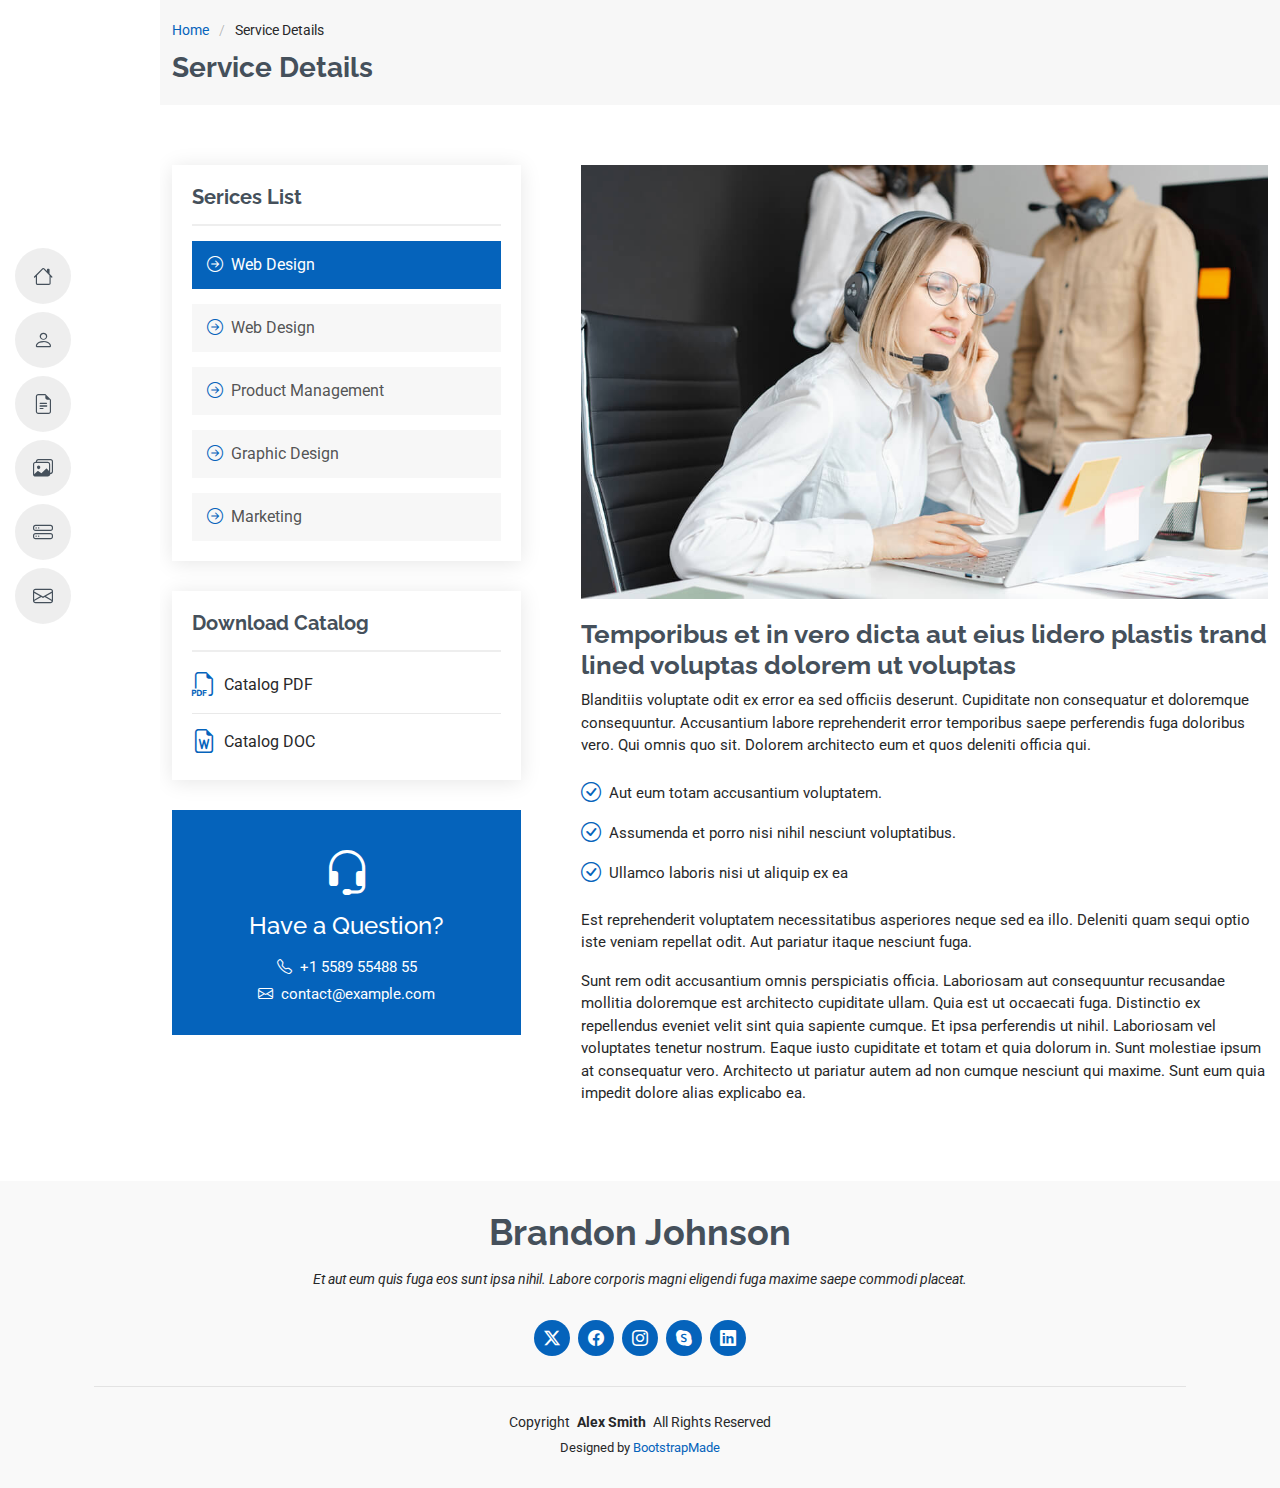
<file: service-details.html>
<!DOCTYPE html>
<html lang="en">

<head>
  <meta charset="utf-8">
  <meta content="width=device-width, initial-scale=1.0" name="viewport">
  <title>Service Details - MyResume Bootstrap Template</title>
  <meta content="" name="description">
  <meta content="" name="keywords">

  <!-- Favicons -->
  <link href="assets/img/favicon.png" rel="icon">
  <link href="assets/img/apple-touch-icon.png" rel="apple-touch-icon">

  <!-- Fonts -->
  <link href="https://fonts.googleapis.com" rel="preconnect">
  <link href="https://fonts.gstatic.com" rel="preconnect" crossorigin>
  <link href="https://fonts.googleapis.com/css2?family=Roboto:ital,wght@0,100;0,300;0,400;0,500;0,700;0,900;1,100;1,300;1,400;1,500;1,700;1,900&family=Poppins:ital,wght@0,100;0,200;0,300;0,400;0,500;0,600;0,700;0,800;0,900;1,100;1,200;1,300;1,400;1,500;1,600;1,700;1,800;1,900&family=Raleway:ital,wght@0,100;0,200;0,300;0,400;0,500;0,600;0,700;0,800;0,900;1,100;1,200;1,300;1,400;1,500;1,600;1,700;1,800;1,900&display=swap" rel="stylesheet">

  <!-- Vendor CSS Files -->
  <link href="assets/vendor/bootstrap/css/bootstrap.min.css" rel="stylesheet">
  <link href="assets/vendor/bootstrap-icons/bootstrap-icons.css" rel="stylesheet">
  <link href="assets/vendor/aos/aos.css" rel="stylesheet">
  <link href="assets/vendor/glightbox/css/glightbox.min.css" rel="stylesheet">
  <link href="assets/vendor/swiper/swiper-bundle.min.css" rel="stylesheet">

  <!-- Main CSS File -->
  <link href="assets/css/main.css" rel="stylesheet">

  <!-- =======================================================
  * Template Name: MyResume
  * Template URL: https://bootstrapmade.com/free-html-bootstrap-template-my-resume/
  * Updated: Jun 29 2024 with Bootstrap v5.3.3
  * Author: BootstrapMade.com
  * License: https://bootstrapmade.com/license/
  ======================================================== -->
</head>

<body class="service-details-page">

  <header id="header" class="header d-flex flex-column justify-content-center">

    <i class="header-toggle d-xl-none bi bi-list"></i>

    <nav id="navmenu" class="navmenu">
      <ul>
        <li><a href="#hero"><i class="bi bi-house navicon"></i><span>Home</span></a></li>
        <li><a href="#about"><i class="bi bi-person navicon"></i><span>About</span></a></li>
        <li><a href="#resume"><i class="bi bi-file-earmark-text navicon"></i><span>Resume</span></a></li>
        <li><a href="#portfolio"><i class="bi bi-images navicon"></i><span>Portfolio</span></a></li>
        <li><a href="#services"><i class="bi bi-hdd-stack navicon"></i><span>Services</span></a></li>
        <li><a href="#contact"><i class="bi bi-envelope navicon"></i><span>Contact</span></a></li>
      </ul>
    </nav>

  </header>

  <main class="main">

    <!-- Page Title -->
    <div class="page-title" data-aos="fade">
      <div class="container">
        <nav class="breadcrumbs">
          <ol>
            <li><a href="index.html">Home</a></li>
            <li class="current">Service Details</li>
          </ol>
        </nav>
        <h1>Service Details</h1>
      </div>
    </div><!-- End Page Title -->

    <!-- Service Details Section -->
    <section id="service-details" class="service-details section">

      <div class="container">

        <div class="row gy-5">

          <div class="col-lg-4" data-aos="fade-up" data-aos-delay="100">

            <div class="service-box">
              <h4>Serices List</h4>
              <div class="services-list">
                <a href="#" class="active"><i class="bi bi-arrow-right-circle"></i><span>Web Design</span></a>
                <a href="#"><i class="bi bi-arrow-right-circle"></i><span>Web Design</span></a>
                <a href="#"><i class="bi bi-arrow-right-circle"></i><span>Product Management</span></a>
                <a href="#"><i class="bi bi-arrow-right-circle"></i><span>Graphic Design</span></a>
                <a href="#"><i class="bi bi-arrow-right-circle"></i><span>Marketing</span></a>
              </div>
            </div><!-- End Services List -->

            <div class="service-box">
              <h4>Download Catalog</h4>
              <div class="download-catalog">
                <a href="#"><i class="bi bi-filetype-pdf"></i><span>Catalog PDF</span></a>
                <a href="#"><i class="bi bi-file-earmark-word"></i><span>Catalog DOC</span></a>
              </div>
            </div><!-- End Services List -->

            <div class="help-box d-flex flex-column justify-content-center align-items-center">
              <i class="bi bi-headset help-icon"></i>
              <h4>Have a Question?</h4>
              <p class="d-flex align-items-center mt-2 mb-0"><i class="bi bi-telephone me-2"></i> <span>+1 5589 55488 55</span></p>
              <p class="d-flex align-items-center mt-1 mb-0"><i class="bi bi-envelope me-2"></i> <a href="mailto:contact@example.com">contact@example.com</a></p>
            </div>

          </div>

          <div class="col-lg-8 ps-lg-5" data-aos="fade-up" data-aos-delay="200">
            <img src="assets/img/services.jpg" alt="" class="img-fluid services-img">
            <h3>Temporibus et in vero dicta aut eius lidero plastis trand lined voluptas dolorem ut voluptas</h3>
            <p>
              Blanditiis voluptate odit ex error ea sed officiis deserunt. Cupiditate non consequatur et doloremque consequuntur. Accusantium labore reprehenderit error temporibus saepe perferendis fuga doloribus vero. Qui omnis quo sit. Dolorem architecto eum et quos deleniti officia qui.
            </p>
            <ul>
              <li><i class="bi bi-check-circle"></i> <span>Aut eum totam accusantium voluptatem.</span></li>
              <li><i class="bi bi-check-circle"></i> <span>Assumenda et porro nisi nihil nesciunt voluptatibus.</span></li>
              <li><i class="bi bi-check-circle"></i> <span>Ullamco laboris nisi ut aliquip ex ea</span></li>
            </ul>
            <p>
              Est reprehenderit voluptatem necessitatibus asperiores neque sed ea illo. Deleniti quam sequi optio iste veniam repellat odit. Aut pariatur itaque nesciunt fuga.
            </p>
            <p>
              Sunt rem odit accusantium omnis perspiciatis officia. Laboriosam aut consequuntur recusandae mollitia doloremque est architecto cupiditate ullam. Quia est ut occaecati fuga. Distinctio ex repellendus eveniet velit sint quia sapiente cumque. Et ipsa perferendis ut nihil. Laboriosam vel voluptates tenetur nostrum. Eaque iusto cupiditate et totam et quia dolorum in. Sunt molestiae ipsum at consequatur vero. Architecto ut pariatur autem ad non cumque nesciunt qui maxime. Sunt eum quia impedit dolore alias explicabo ea.
            </p>
          </div>

        </div>

      </div>

    </section><!-- /Service Details Section -->

  </main>

  <footer id="footer" class="footer position-relative light-background">
    <div class="container">
      <h3 class="sitename">Brandon Johnson</h3>
      <p>Et aut eum quis fuga eos sunt ipsa nihil. Labore corporis magni eligendi fuga maxime saepe commodi placeat.</p>
      <div class="social-links d-flex justify-content-center">
        <a href=""><i class="bi bi-twitter-x"></i></a>
        <a href=""><i class="bi bi-facebook"></i></a>
        <a href=""><i class="bi bi-instagram"></i></a>
        <a href=""><i class="bi bi-skype"></i></a>
        <a href=""><i class="bi bi-linkedin"></i></a>
      </div>
      <div class="container">
        <div class="copyright">
          <span>Copyright</span> <strong class="px-1 sitename">Alex Smith</strong> <span>All Rights Reserved</span>
        </div>
        <div class="credits">
          <!-- All the links in the footer should remain intact. -->
          <!-- You can delete the links only if you've purchased the pro version. -->
          <!-- Licensing information: https://bootstrapmade.com/license/ -->
          <!-- Purchase the pro version with working PHP/AJAX contact form: [buy-url] -->
          Designed by <a href="https://bootstrapmade.com/">BootstrapMade</a>
        </div>
      </div>
    </div>
  </footer>

  <!-- Scroll Top -->
  <a href="#" id="scroll-top" class="scroll-top d-flex align-items-center justify-content-center"><i class="bi bi-arrow-up-short"></i></a>

  <!-- Preloader -->
  <div id="preloader"></div>

  <!-- Vendor JS Files -->
  <script src="assets/vendor/bootstrap/js/bootstrap.bundle.min.js"></script>
  <script src="assets/vendor/php-email-form/validate.js"></script>
  <script src="assets/vendor/aos/aos.js"></script>
  <script src="assets/vendor/typed.js/typed.umd.js"></script>
  <script src="assets/vendor/purecounter/purecounter_vanilla.js"></script>
  <script src="assets/vendor/waypoints/noframework.waypoints.js"></script>
  <script src="assets/vendor/glightbox/js/glightbox.min.js"></script>
  <script src="assets/vendor/imagesloaded/imagesloaded.pkgd.min.js"></script>
  <script src="assets/vendor/isotope-layout/isotope.pkgd.min.js"></script>
  <script src="assets/vendor/swiper/swiper-bundle.min.js"></script>

  <!-- Main JS File -->
  <script src="assets/js/main.js"></script>

</body>

</html>
</file>
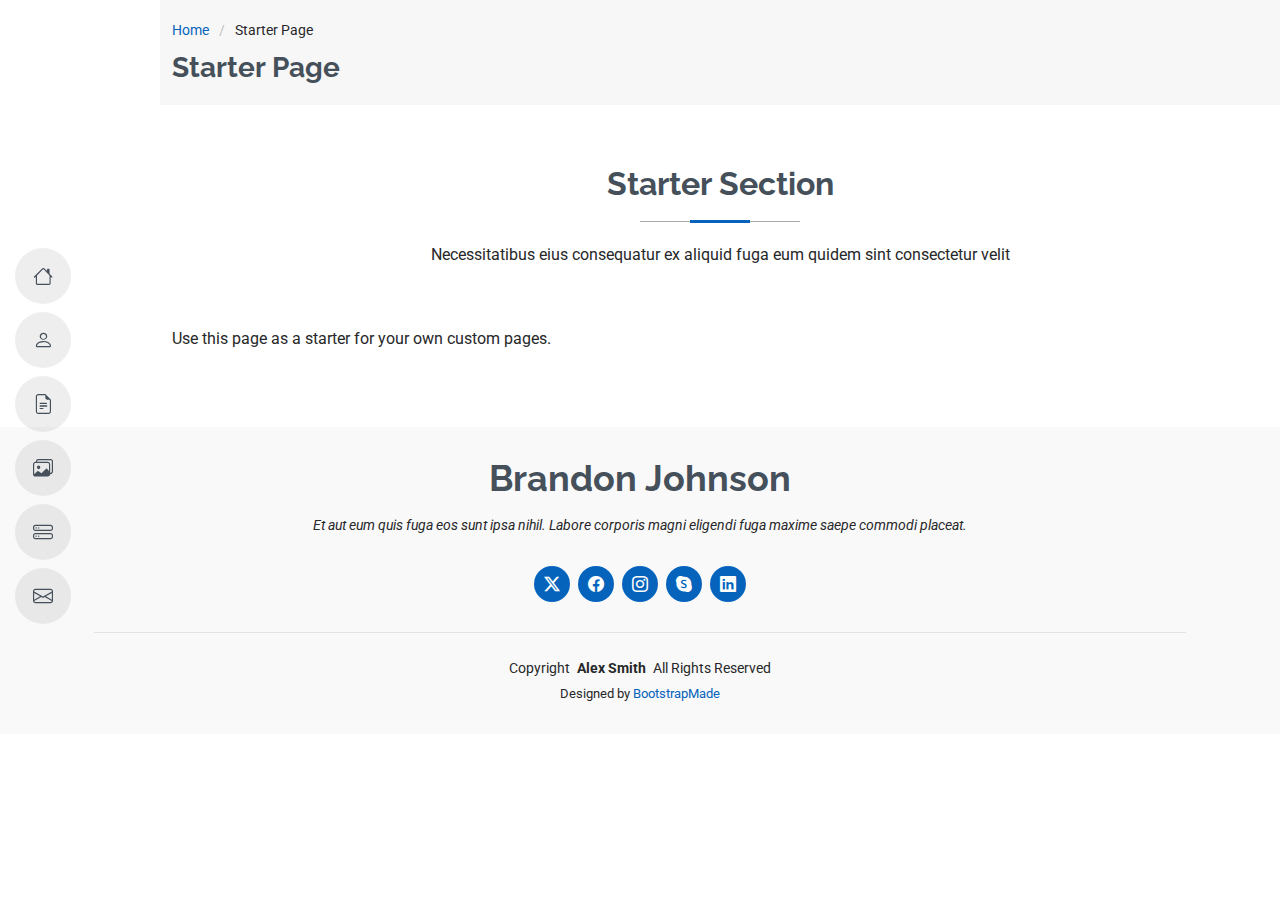
<file: starter-page.html>
<!DOCTYPE html>
<html lang="en">

<head>
  <meta charset="utf-8">
  <meta content="width=device-width, initial-scale=1.0" name="viewport">
  <title>Starter Page - MyResume Bootstrap Template</title>
  <meta content="" name="description">
  <meta content="" name="keywords">

  <!-- Favicons -->
  <link href="assets/img/favicon.png" rel="icon">
  <link href="assets/img/apple-touch-icon.png" rel="apple-touch-icon">

  <!-- Fonts -->
  <link href="https://fonts.googleapis.com" rel="preconnect">
  <link href="https://fonts.gstatic.com" rel="preconnect" crossorigin>
  <link href="https://fonts.googleapis.com/css2?family=Roboto:ital,wght@0,100;0,300;0,400;0,500;0,700;0,900;1,100;1,300;1,400;1,500;1,700;1,900&family=Poppins:ital,wght@0,100;0,200;0,300;0,400;0,500;0,600;0,700;0,800;0,900;1,100;1,200;1,300;1,400;1,500;1,600;1,700;1,800;1,900&family=Raleway:ital,wght@0,100;0,200;0,300;0,400;0,500;0,600;0,700;0,800;0,900;1,100;1,200;1,300;1,400;1,500;1,600;1,700;1,800;1,900&display=swap" rel="stylesheet">

  <!-- Vendor CSS Files -->
  <link href="assets/vendor/bootstrap/css/bootstrap.min.css" rel="stylesheet">
  <link href="assets/vendor/bootstrap-icons/bootstrap-icons.css" rel="stylesheet">
  <link href="assets/vendor/aos/aos.css" rel="stylesheet">
  <link href="assets/vendor/glightbox/css/glightbox.min.css" rel="stylesheet">
  <link href="assets/vendor/swiper/swiper-bundle.min.css" rel="stylesheet">

  <!-- Main CSS File -->
  <link href="assets/css/main.css" rel="stylesheet">

  <!-- =======================================================
  * Template Name: MyResume
  * Template URL: https://bootstrapmade.com/free-html-bootstrap-template-my-resume/
  * Updated: Jun 29 2024 with Bootstrap v5.3.3
  * Author: BootstrapMade.com
  * License: https://bootstrapmade.com/license/
  ======================================================== -->
</head>

<body class="starter-page-page">

  <header id="header" class="header d-flex flex-column justify-content-center">

    <i class="header-toggle d-xl-none bi bi-list"></i>

    <nav id="navmenu" class="navmenu">
      <ul>
        <li><a href="#hero"><i class="bi bi-house navicon"></i><span>Home</span></a></li>
        <li><a href="#about"><i class="bi bi-person navicon"></i><span>About</span></a></li>
        <li><a href="#resume"><i class="bi bi-file-earmark-text navicon"></i><span>Resume</span></a></li>
        <li><a href="#portfolio"><i class="bi bi-images navicon"></i><span>Portfolio</span></a></li>
        <li><a href="#services"><i class="bi bi-hdd-stack navicon"></i><span>Services</span></a></li>
        <li><a href="#contact"><i class="bi bi-envelope navicon"></i><span>Contact</span></a></li>
      </ul>
    </nav>

  </header>

  <main class="main">

    <!-- Page Title -->
    <div class="page-title" data-aos="fade">
      <div class="container">
        <nav class="breadcrumbs">
          <ol>
            <li><a href="index.html">Home</a></li>
            <li class="current">Starter Page</li>
          </ol>
        </nav>
        <h1>Starter Page</h1>
      </div>
    </div><!-- End Page Title -->

    <!-- Starter Section Section -->
    <section id="starter-section" class="starter-section section">

      <!-- Section Title -->
      <div class="container section-title" data-aos="fade-up">
        <h2>Starter Section</h2>
        <p>Necessitatibus eius consequatur ex aliquid fuga eum quidem sint consectetur velit</p>
      </div><!-- End Section Title -->

      <div class="container" data-aos="fade-up">
        <p>Use this page as a starter for your own custom pages.</p>
      </div>

    </section><!-- /Starter Section Section -->

  </main>

  <footer id="footer" class="footer position-relative light-background">
    <div class="container">
      <h3 class="sitename">Brandon Johnson</h3>
      <p>Et aut eum quis fuga eos sunt ipsa nihil. Labore corporis magni eligendi fuga maxime saepe commodi placeat.</p>
      <div class="social-links d-flex justify-content-center">
        <a href=""><i class="bi bi-twitter-x"></i></a>
        <a href=""><i class="bi bi-facebook"></i></a>
        <a href=""><i class="bi bi-instagram"></i></a>
        <a href=""><i class="bi bi-skype"></i></a>
        <a href=""><i class="bi bi-linkedin"></i></a>
      </div>
      <div class="container">
        <div class="copyright">
          <span>Copyright</span> <strong class="px-1 sitename">Alex Smith</strong> <span>All Rights Reserved</span>
        </div>
        <div class="credits">
          <!-- All the links in the footer should remain intact. -->
          <!-- You can delete the links only if you've purchased the pro version. -->
          <!-- Licensing information: https://bootstrapmade.com/license/ -->
          <!-- Purchase the pro version with working PHP/AJAX contact form: [buy-url] -->
          Designed by <a href="https://bootstrapmade.com/">BootstrapMade</a>
        </div>
      </div>
    </div>
  </footer>

  <!-- Scroll Top -->
  <a href="#" id="scroll-top" class="scroll-top d-flex align-items-center justify-content-center"><i class="bi bi-arrow-up-short"></i></a>

  <!-- Preloader -->
  <div id="preloader"></div>

  <!-- Vendor JS Files -->
  <script src="assets/vendor/bootstrap/js/bootstrap.bundle.min.js"></script>
  <script src="assets/vendor/php-email-form/validate.js"></script>
  <script src="assets/vendor/aos/aos.js"></script>
  <script src="assets/vendor/typed.js/typed.umd.js"></script>
  <script src="assets/vendor/purecounter/purecounter_vanilla.js"></script>
  <script src="assets/vendor/waypoints/noframework.waypoints.js"></script>
  <script src="assets/vendor/glightbox/js/glightbox.min.js"></script>
  <script src="assets/vendor/imagesloaded/imagesloaded.pkgd.min.js"></script>
  <script src="assets/vendor/isotope-layout/isotope.pkgd.min.js"></script>
  <script src="assets/vendor/swiper/swiper-bundle.min.js"></script>

  <!-- Main JS File -->
  <script src="assets/js/main.js"></script>

</body>

</html>
</file>
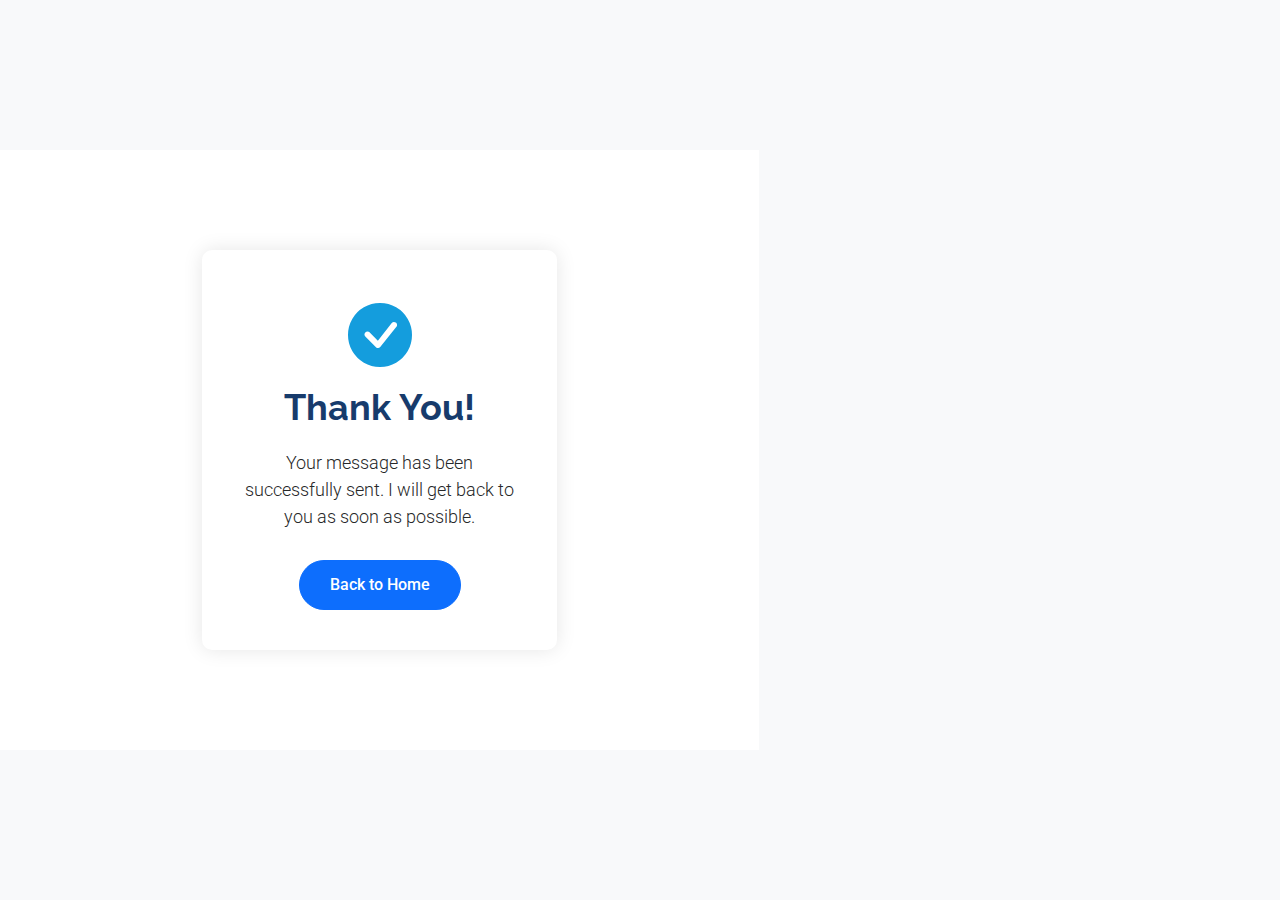
<file: thank-you.html>
<!DOCTYPE html>
<html lang="en">
  <head>
    <meta charset="utf-8" />
    <meta content="width=device-width, initial-scale=1.0" name="viewport" />
    <title>Thank You - Jeeva Sasikumar</title>
    <meta content="Thank you for contacting Jeeva Sasikumar" name="description" />

    <!-- Favicons -->
    <link href="assets/img/favicon.jpeg" rel="icon" />
    <link href="assets/img/favicon.jpeg" rel="apple-touch-icon" />

    <!-- Fonts -->
    <link href="https://fonts.googleapis.com" rel="preconnect" />
    <link href="https://fonts.gstatic.com" rel="preconnect" crossorigin />
    <link href="https://fonts.googleapis.com/css2?family=Roboto:ital,wght@0,100;0,300;0,400;0,500;0,700;0,900;1,100;1,300;1,400;1,500;1,700;1,900&family=Poppins:ital,wght@0,100;0,200;0,300;0,400;0,500;0,600;0,700;0,800;0,900;1,100;1,200;1,300;1,400;1,500;1,600;1,700;1,800;1,900&family=Raleway:ital,wght@0,100;0,200;0,300;0,400;0,500;0,600;0,700;0,800;0,900;1,100;1,200;1,300;1,400;1,500;1,600;1,700;1,800;1,900&display=swap" rel="stylesheet" />

    <!-- Vendor CSS Files -->
    <link href="assets/vendor/bootstrap/css/bootstrap.min.css" rel="stylesheet" />
    <link href="assets/vendor/bootstrap-icons/bootstrap-icons.css" rel="stylesheet" />
    <link href="assets/vendor/aos/aos.css" rel="stylesheet" />

    <!-- Main CSS File -->
    <link href="assets/css/main.css" rel="stylesheet" />

    <style>
      .thank-you-page {
        background-color: #f8f9fa;
        min-height: 100vh;
        display: flex;
        align-items: center;
      }

      .thank-you-section {
        padding: 100px 0;
      }

      .thank-you-content {
        background: #fff;
        padding: 40px;
        border-radius: 10px;
        box-shadow: 0 0 20px rgba(0, 0, 0, 0.1);
        text-align: center;
      }

      .success-icon {
        font-size: 64px;
        color: #149ddd;
        margin-bottom: 20px;
      }

      .thank-you-content h1 {
        font-size: 36px;
        font-weight: 700;
        margin-bottom: 20px;
        color: #173b6c;
      }

      .thank-you-content p {
        font-size: 18px;
        color: #272829;
        margin-bottom: 30px;
      }

      .thank-you-content .btn {
        padding: 12px 30px;
        font-size: 16px;
        font-weight: 500;
        border-radius: 50px;
        transition: all 0.3s ease;
      }

      .thank-you-content .btn:hover {
        transform: translateY(-3px);
        box-shadow: 0 5px 15px rgba(0, 0, 0, 0.1);
      }

      @media (max-width: 768px) {
        .thank-you-section {
          padding: 60px 0;
        }

        .thank-you-content {
          padding: 30px;
        }

        .success-icon {
          font-size: 48px;
        }

        .thank-you-content h1 {
          font-size: 28px;
        }

        .thank-you-content p {
          font-size: 16px;
        }
      }
    </style>
  </head>

  <body class="thank-you-page">
    <main class="main">
      <section class="thank-you-section">
        <div class="container">
          <div class="row justify-content-center">
            <div class="col-lg-6">
              <div class="thank-you-content" data-aos="fade-up">
                <i class="bi bi-check-circle-fill success-icon"></i>
                <h1>Thank You!</h1>
                <p class="lead">Your message has been successfully sent. I will get back to you as soon as possible.</p>
                <div class="mt-4">
                  <a href="index.html" class="btn btn-primary">Back to Home</a>
                </div>
              </div>
            </div>
          </div>
        </div>
      </section>
    </main>

    <!-- Vendor JS Files -->
    <script src="assets/vendor/bootstrap/js/bootstrap.bundle.min.js"></script>
    <script src="assets/vendor/aos/aos.js"></script>

    <!-- Main JS File -->
    <script src="assets/js/main.js"></script>

    <script>
      // Initialize AOS
      AOS.init({
        duration: 1000,
        easing: 'ease-in-out',
        once: true,
        mirror: false
      });
    </script>
  </body>
</html>
</file>
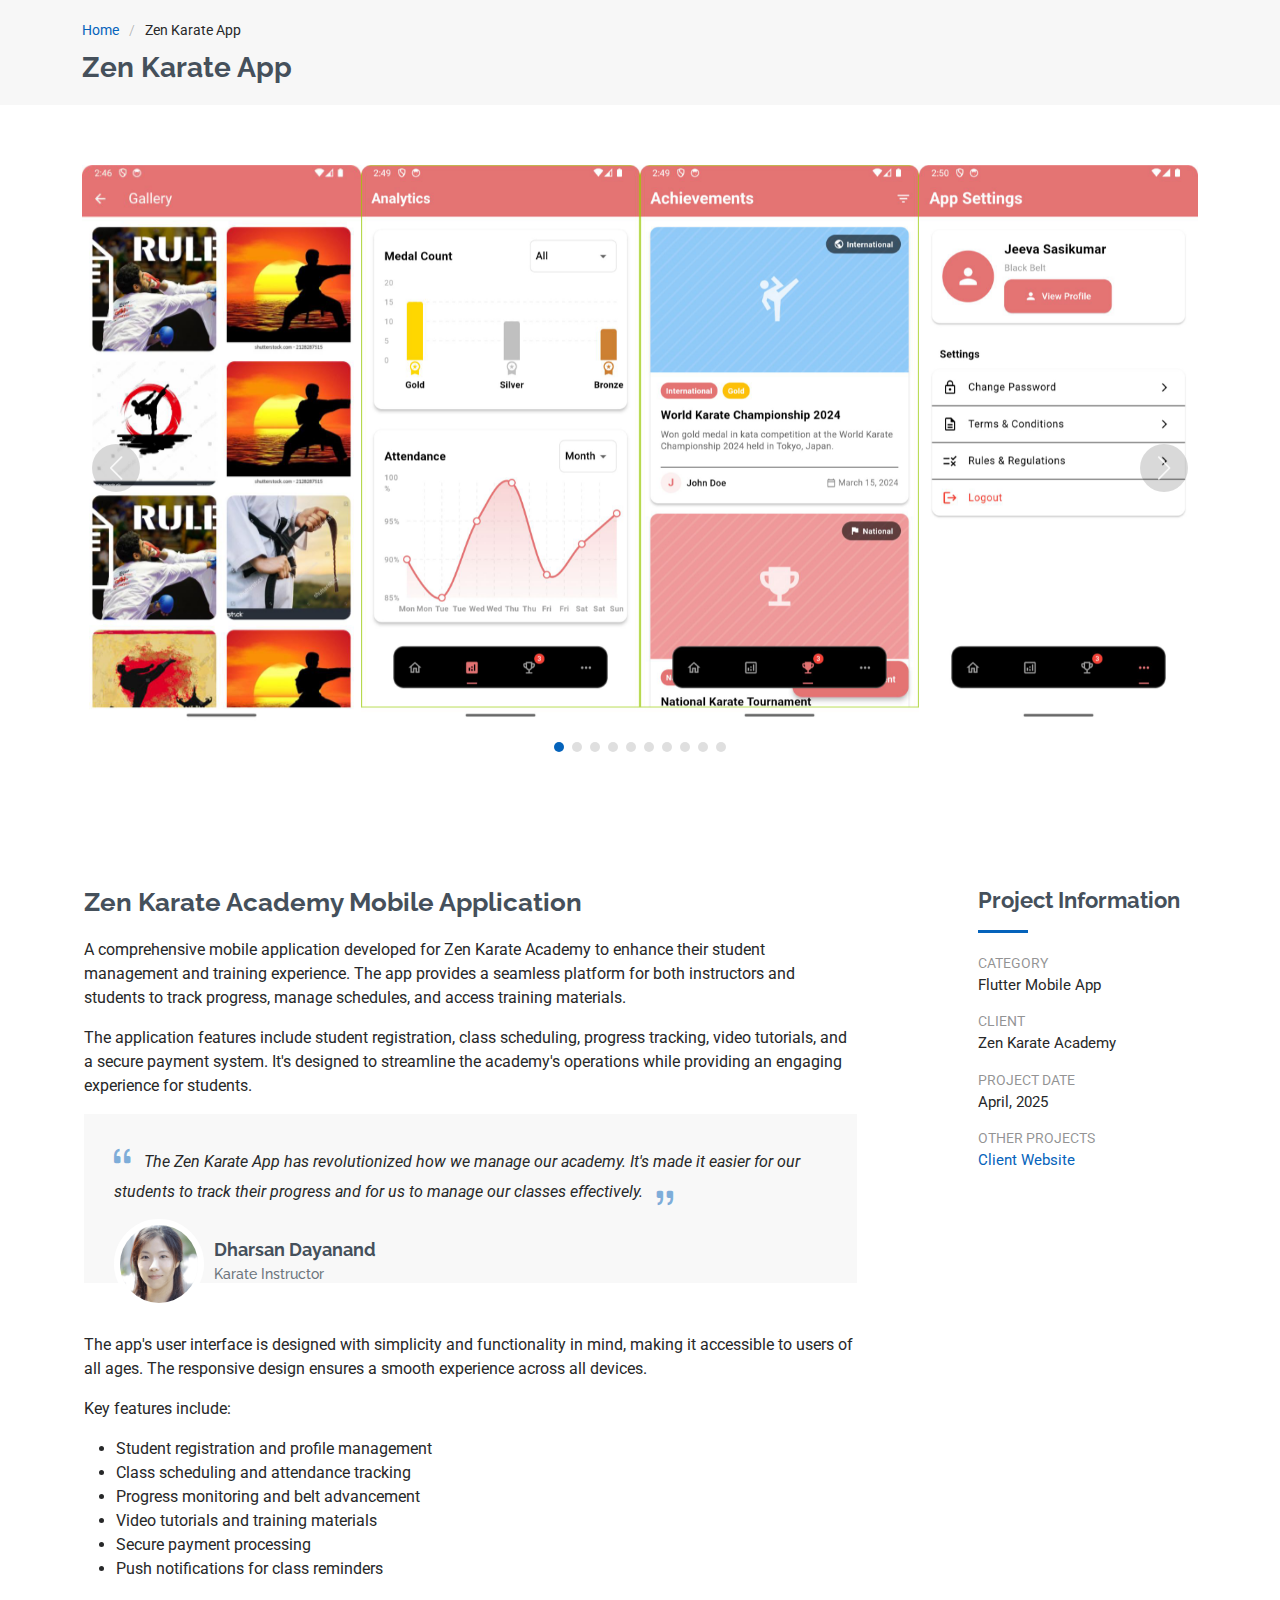
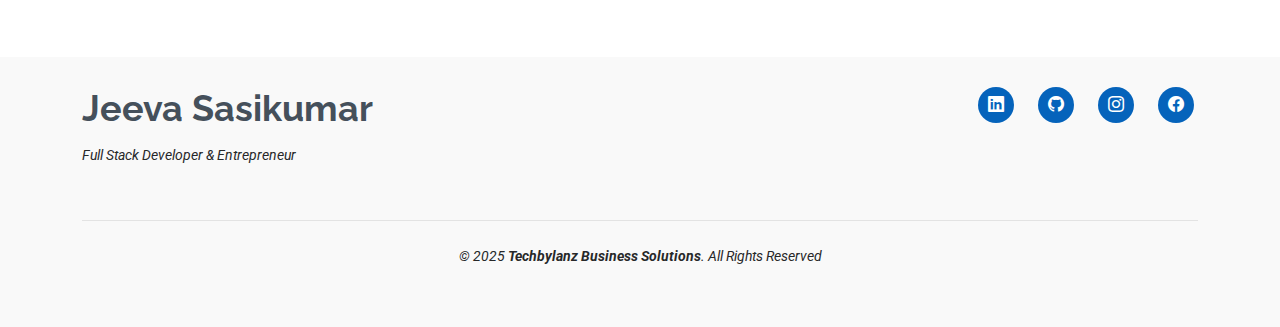
<file: zen-app.html>
<!DOCTYPE html>
<html lang="en">

<head>
  <meta charset="utf-8">
  <meta content="width=device-width, initial-scale=1.0" name="viewport">
  <title>Zen Karate App - Portfolio</title>
  <meta content="" name="description">
  <meta content="" name="keywords">

  <!-- Favicons -->
  <link href="assets/img/favicon.png" rel="icon">
  <link href="assets/img/apple-touch-icon.png" rel="apple-touch-icon">

  <!-- Fonts -->
  <link href="https://fonts.googleapis.com" rel="preconnect">
  <link href="https://fonts.gstatic.com" rel="preconnect" crossorigin>
  <link href="https://fonts.googleapis.com/css2?family=Roboto:ital,wght@0,100;0,300;0,400;0,500;0,700;0,900;1,100;1,300;1,400;1,500;1,700;1,900&family=Poppins:ital,wght@0,100;0,200;0,300;0,400;0,500;0,600;0,700;0,800;0,900;1,100;1,200;1,300;1,400;1,500;1,600;1,700;1,800;1,900&family=Raleway:ital,wght@0,100;0,200;0,300;0,400;0,500;0,600;0,700;0,800;0,900;1,100;1,200;1,300;1,400;1,500;1,600;1,700;1,800;1,900&display=swap" rel="stylesheet">

  <!-- Vendor CSS Files -->
  <link href="assets/vendor/bootstrap/css/bootstrap.min.css" rel="stylesheet">
  <link href="assets/vendor/bootstrap-icons/bootstrap-icons.css" rel="stylesheet">
  <link href="assets/vendor/aos/aos.css" rel="stylesheet">
  <link href="assets/vendor/glightbox/css/glightbox.min.css" rel="stylesheet">
  <link href="assets/vendor/swiper/swiper-bundle.min.css" rel="stylesheet">

  <!-- Main CSS File -->
  <link href="assets/css/main.css" rel="stylesheet">

  <!-- =======================================================
  * Template Name: MyResume
  * Template URL: https://bootstrapmade.com/free-html-bootstrap-template-my-resume/
  * Updated: Jun 29 2024 with Bootstrap v5.3.3
  * Author: BootstrapMade.com
  * License: https://bootstrapmade.com/license/
  ======================================================== -->
</head>

<body class="portfolio-details-page">

  <header id="header" class=" p-10 d-flex flex-column justify-content-center">

    <i class="header-toggle d-xl-none bi bi-list"></i>

  </header>

  <main class="main p-10">

    <!-- Page Title -->
    <div class="page-title" data-aos="fade">
      <div class="container">
        <nav class="breadcrumbs">
          <ol>
            <li><a href="./index.html">Home</a></li>
            <li class="current">Zen Karate App</li>
          </ol>
        </nav>
        <h1>Zen Karate App</h1>
      </div>
    </div>

    
    <!-- Portfolio Details Section -->
    <section id="portfolio-details" class="portfolio-details section">

      <div class="container" data-aos="fade-up">

        <div class="portfolio-details-slider swiper init-swiper">
          <script type="application/json" class="swiper-config">
            {
              "loop": true,
              "speed": 600,
              "autoplay": {
                "delay": 5000
              },
              "slidesPerView": "4",
              "navigation": {
                "nextEl": ".swiper-button-next",
                "prevEl": ".swiper-button-prev"
              },
              "pagination": {
                "el": ".swiper-pagination",
                "type": "bullets",
                "clickable": true
              }
            }
          </script>
          <div class="swiper-wrapper align-items-center" >

              <div class="swiper-slide">
                <img src="assets/img/zen/1.jpeg" alt="Zen Karate App Screenshot 1" class="img-fluid">
              </div>

              <div class="swiper-slide">
                <img src="assets/img/zen/2.jpeg" alt="Zen Karate App Screenshot 2" class="img-fluid">
              </div>

              <div class="swiper-slide">
                <img src="assets/img/zen/3.jpeg" alt="Zen Karate App Screenshot 3" class="img-fluid">
              </div>


              <div class="swiper-slide">
                <img src="assets/img/zen/3.1.jpeg" alt="Zen Karate App Screenshot 4" class="img-fluid">
              </div>

              <div class="swiper-slide">
                <img src="assets/img/zen/4.jpeg" alt="Zen Karate App Screenshot 5" class="img-fluid">
              </div>
              <div class="swiper-slide">
                <img src="assets/img/zen/5.jpeg" alt="Zen Karate App Screenshot 6" class="img-fluid">
              </div>

              <div class="swiper-slide">
                <img src="assets/img/zen/6.jpeg" alt="Zen Karate App Screenshot 7" class="img-fluid">
              </div>
              <div class="swiper-slide">
                <img src="assets/img/zen/7.jpeg" alt="Zen Karate App Screenshot 8" class="img-fluid">
              </div>

              <div class="swiper-slide">
                <img src="assets/img/zen/8.jpeg" alt="Zen Karate App Screenshot 9" class="img-fluid">
              </div>

              <div class="swiper-slide">
                <img src="assets/img/zen/9.jpeg" alt="Zen Karate App Screenshot 10" class="img-fluid">
              </div>


            
          </div>
          <div class="swiper-button-prev"></div>
          <div class="swiper-button-next"></div>
          <div class="swiper-pagination"></div>
        </div>

      </div>
    </section>
    <section id="portfolio-details" class="portfolio-details section">
      <div class="row justify-content-between gy-4">

        <div class="col-lg-8 px-5 mx-5" >
          <div class="portfolio-description">
            <h2>Zen Karate Academy Mobile Application</h2>
            <p>
              A comprehensive mobile application developed for Zen Karate Academy to enhance their student management and training experience. The app provides a seamless platform for both instructors and students to track progress, manage schedules, and access training materials.
            </p>
            <p>
              The application features include student registration, class scheduling, progress tracking, video tutorials, and a secure payment system. It's designed to streamline the academy's operations while providing an engaging experience for students.
            </p>

            <div class="testimonial-item">
              <p>
                <i class="bi bi-quote quote-icon-left"></i>
                The Zen Karate App has revolutionized how we manage our academy. It's made it easier for our students to track their progress and for us to manage our classes effectively.
                <i class="bi bi-quote quote-icon-right"></i>
              </p>
              <div>
                <img src="assets/img/testimonials/testimonials-2.jpg" class="testimonial-img" alt="Dharsan Dayanand">
                <h3>Dharsan Dayanand</h3>
                <h4>Karate Instructor</h4>
              </div>
            </div>

            <p>
              The app's user interface is designed with simplicity and functionality in mind, making it accessible to users of all ages. The responsive design ensures a smooth experience across all devices.
            </p>

            <p>
              Key features include:
            </p>
            <ul>
              <li>Student registration and profile management</li>
              <li>Class scheduling and attendance tracking</li>
              <li>Progress monitoring and belt advancement</li>
              <li>Video tutorials and training materials</li>
              <li>Secure payment processing</li>
              <li>Push notifications for class reminders</li>
            </ul>

          </div>
        </div>

        <div class="col-lg-3">
          <div class="portfolio-info">
            <h3>Project Information</h3>
            <ul>
              <li><strong>Category</strong> Flutter Mobile App</li>
              <li><strong>Client</strong> Zen Karate Academy</li>
              <li><strong>Project Date</strong> April, 2025</li>
              <li><strong>Other Projects</strong> <a href="https://www.zenkarateschoolofindia.com" target="_blank">Client Website</a></li>
              <!-- <li><a href="#" class="btn-visit align-self-start">Visit Website</a></li> -->
            </ul>
          </div>
        </div>

      </div>
    </section>


   

  </main>

  <footer id="footer" class="footer position-relative light-background">
    <div class="container">
      <div class="row">
        <div class="col-lg-6 text-center text-lg-start">
          <h3 class="sitename">Jeeva Sasikumar</h3>
          <p>Full Stack Developer & Entrepreneur</p>
        </div>
        <div class="col-lg-6">
          <div class="social-links d-flex justify-content-center justify-content-lg-end gap-3">
            <!-- <a href="https://twitter.com/" target="_blank"><i class="bi bi-twitter-x"></i></a> -->
            <a href="https://www.linkedin.com/in/jeeva-s-9653b2117/" target="_blank"><i class="bi bi-linkedin"></i></a>
            <a href="https://github.com/JeevaSasi" target="_blank"><i class="bi bi-github"></i></a>
            <a href="https://www.instagram.com/jeeva_sasikumar/" target="_blank"><i class="bi bi-instagram"></i></a>
            <a href="https://www.facebook.com/jeeva.sasikumar/" target="_blank"><i class="bi bi-facebook"></i></a>
            
          </div>
        </div>
      </div>
      <div class="copyright text-center mt-4">
        <p>&copy; 2025 <strong>Techbylanz Business Solutions</strong>. All Rights Reserved</p>
      </div>
    </div>
  </footer>

  <!-- Scroll Top -->
  <a href="#" id="scroll-top" class="scroll-top d-flex align-items-center justify-content-center"><i class="bi bi-arrow-up-short"></i></a>

  <!-- Preloader -->
  <div id="preloader"></div>

  <!-- Vendor JS Files -->
  <script src="assets/vendor/bootstrap/js/bootstrap.bundle.min.js"></script>
  <script src="assets/vendor/php-email-form/validate.js"></script>
  <script src="assets/vendor/aos/aos.js"></script>
  <script src="assets/vendor/typed.js/typed.umd.js"></script>
  <script src="assets/vendor/purecounter/purecounter_vanilla.js"></script>
  <script src="assets/vendor/waypoints/noframework.waypoints.js"></script>
  <script src="assets/vendor/glightbox/js/glightbox.min.js"></script>
  <script src="assets/vendor/imagesloaded/imagesloaded.pkgd.min.js"></script>
  <script src="assets/vendor/isotope-layout/isotope.pkgd.min.js"></script>
  <script src="assets/vendor/swiper/swiper-bundle.min.js"></script>

  <!-- Main JS File -->
  <script src="assets/js/main.js"></script>

</body>

</html>
</file>
<file: assets/css/main.css>
/**
* Template Name: MyResume
* Template URL: https://bootstrapmade.com/free-html-bootstrap-template-my-resume/
* Updated: Jun 29 2024 with Bootstrap v5.3.3
* Author: BootstrapMade.com
* License: https://bootstrapmade.com/license/
*/

/*--------------------------------------------------------------
# Font & Color Variables
# Help: https://bootstrapmade.com/color-system/
--------------------------------------------------------------*/
/* Fonts */
:root {
  --default-font: "Roboto",  system-ui, -apple-system, "Segoe UI", Roboto, "Helvetica Neue", Arial, "Noto Sans", "Liberation Sans", sans-serif, "Apple Color Emoji", "Segoe UI Emoji", "Segoe UI Symbol", "Noto Color Emoji";
  --heading-font: "Raleway",  sans-serif;
  --nav-font: "Poppins",  sans-serif;
}

/* Global Colors - The following color variables are used throughout the website. Updating them here will change the color scheme of the entire website */
:root { 
  --background-color: #ffffff; /* Background color for the entire website, including individual sections */
  --default-color: #272829; /* Default color used for the majority of the text content across the entire website */
  --heading-color: #45505b; /* Color for headings, subheadings and title throughout the website */
  --accent-color: #0563bb; /* Accent color that represents your brand on the website. It's used for buttons, links, and other elements that need to stand out */
  --surface-color: #ffffff; /* The surface color is used as a background of boxed elements within sections, such as cards, icon boxes, or other elements that require a visual separation from the global background. */
  --contrast-color: #ffffff; /* Contrast color for text, ensuring readability against backgrounds of accent, heading, or default colors. */
}

/* Nav Menu Colors - The following color variables are used specifically for the navigation menu. They are separate from the global colors to allow for more customization options */
:root {
  --nav-color: #45505b;  /* The default color of the main navmenu links */
  --nav-hover-color: #0563bb; /* Applied to main navmenu links when they are hovered over or active */
  --nav-mobile-background-color: #ffffff; /* Used as the background color for mobile navigation menu */
  --nav-dropdown-background-color: #ffffff; /* Used as the background color for dropdown items that appear when hovering over primary navigation items */
  --nav-dropdown-color: #212529; /* Used for navigation links of the dropdown items in the navigation menu. */
  --nav-dropdown-hover-color: #0563bb; /* Similar to --nav-hover-color, this color is applied to dropdown navigation links when they are hovered over. */
}

/* Color Presets - These classes override global colors when applied to any section or element, providing reuse of the sam color scheme. */

.light-background {
  --background-color: #f9f9f9;
  --surface-color: #ffffff;
}

.dark-background {
  --background-color: #060606;
  --default-color: #ffffff;
  --heading-color: #ffffff;
  --surface-color: #252525;
  --contrast-color: #ffffff;
}

/* Smooth scroll */
:root {
  scroll-behavior: smooth;
}

/*--------------------------------------------------------------
# General Styling & Shared Classes
--------------------------------------------------------------*/
body {
  color: var(--default-color);
  background-color: var(--background-color);
  font-family: var(--default-font);
}

a {
  color: var(--accent-color);
  text-decoration: none;
  transition: 0.3s;
}

a:hover {
  color: color-mix(in srgb, var(--accent-color), transparent 25%);
  text-decoration: none;
}

h1,
h2,
h3,
h4,
h5,
h6 {
  color: var(--heading-color);
  font-family: var(--heading-font);
}

/* PHP Email Form Messages
------------------------------*/
.php-email-form .error-message {
  display: none;
  background: #df1529;
  color: #ffffff;
  text-align: left;
  padding: 15px;
  margin-bottom: 24px;
  font-weight: 600;
}

.php-email-form .sent-message {
  display: none;
  color: #ffffff;
  background: #059652;
  text-align: center;
  padding: 15px;
  margin-bottom: 24px;
  font-weight: 600;
}

.php-email-form .loading {
  display: none;
  background: var(--surface-color);
  text-align: center;
  padding: 15px;
  margin-bottom: 24px;
}

.php-email-form .loading:before {
  content: "";
  display: inline-block;
  border-radius: 50%;
  width: 24px;
  height: 24px;
  margin: 0 10px -6px 0;
  border: 3px solid var(--accent-color);
  border-top-color: var(--surface-color);
  animation: php-email-form-loading 1s linear infinite;
}

@keyframes php-email-form-loading {
  0% {
    transform: rotate(0deg);
  }

  100% {
    transform: rotate(360deg);
  }
}

/*--------------------------------------------------------------
# Global Header
--------------------------------------------------------------*/
.header {
  color: var(--default-color);
  position: fixed;
  top: 0;
  left: 0;
  bottom: 0;
  padding: 0 15px;
  transition: all ease-in-out 0.3s;
  overflow-y: auto;
  z-index: 997;
  min-width: 200px;
}

@media (max-width: 1199px) {
  .header {
    background-color: var(--background-color);
    border-right: 1px solid color-mix(in srgb, var(--default-color), transparent 90%);
    width: 300px;
    left: -100%;
  }
}

@media (min-width: 1200px) and (max-width: 1600px) {
  .header~main {
    margin-left: 160px;
  }

  .header~main .hero {
    margin-left: -160px;
    width: 100vw;
  }
}

.header.header-show {
  left: 0;
}

.header .header-toggle {
  color: var(--contrast-color);
  background-color: var(--accent-color);
  font-size: 22px;
  display: flex;
  align-items: center;
  justify-content: center;
  width: 40px;
  height: 40px;
  border-radius: 50%;
  cursor: pointer;
  position: fixed;
  top: 15px;
  right: 15px;
  z-index: 9999;
  transition: background-color 0.3s;
}

.header .header-toggle:hover {
  color: var(--contrast-color);
  background-color: color-mix(in srgb, var(--accent-color) 90%, white 15%);
}

/*--------------------------------------------------------------
# Navigation Menu
--------------------------------------------------------------*/
.navmenu {
  padding: 0;
  z-index: 9997;
}

.navmenu ul {
  list-style: none;
  padding: 0 0 20px 0;
  margin: 0;
  width: 140px;
}

.navmenu a,
.navmenu a:focus {
  color: var(--nav-color);
  font-family: var(--nav-font);
  display: flex;
  align-items: center;
  padding: 10px 18px;
  margin-bottom: 8px;
  font-size: 15px;
  border-radius: 50px;
  background: color-mix(in srgb, var(--default-color), transparent 92%);
  height: 56px;
  width: 100%;
  overflow: hidden;
  transition: 0.3s;
}

.navmenu a i,
.navmenu a:focus i {
  font-size: 20px;
}

.navmenu a span,
.navmenu a:focus span {
  padding: 0 5px 0 7px;
}

@media (min-width: 992px) {

  .navmenu a,
  .navmenu a:focus {
    max-width: 56px;
  }

  .navmenu a span,
  .navmenu a:focus span {
    display: none;
  }
}

.navmenu a:hover,
.navmenu .active,
.navmenu .active:focus,
.navmenu li:hover>a {
  color: var(--contrast-color);
  background: var(--nav-hover-color);
}

.navmenu a:hover,
.navmenu li:hover>a {
  max-width: 100%;
  color: var(--contrast-color);
}

.navmenu a:hover span,
.navmenu li:hover>a span {
  display: block;
}

/*--------------------------------------------------------------
# Global Footer
--------------------------------------------------------------*/
.footer {
  color: var(--default-color);
  background-color: var(--background-color);
  font-size: 14px;
  text-align: center;
  padding: 30px 0;
  position: relative;
}

.footer h3 {
  font-size: 36px;
  font-weight: 700;
  position: relative;
  padding: 0;
  margin: 0 0 15px 0;
}

.footer p {
  font-size: 15;
  font-style: italic;
  padding: 0;
  margin: 0 0 30px 0;
}

.footer .social-links {
  margin: 0 0 30px 0;
}

.footer .social-links a {
  font-size: 16px;
  display: flex;
  align-items: center;
  justify-content: center;
  background: var(--accent-color);
  color: var(--contrast-color);
  line-height: 1;
  margin: 0 4px;
  border-radius: 50%;
  text-align: center;
  width: 36px;
  height: 36px;
  transition: 0.3s;
}

.footer .social-links a:hover {
  background: color-mix(in srgb, var(--accent-color), transparent 20%);
  text-decoration: none;
}

.footer .copyright {
  padding-top: 25px;
  border-top: 1px solid color-mix(in srgb, var(--default-color), transparent 90%);
}

.footer .credits {
  font-size: 13px;
  padding-top: 5px;
}

/*--------------------------------------------------------------
# Preloader
--------------------------------------------------------------*/
#preloader {
  position: fixed;
  inset: 0;
  z-index: 999999;
  overflow: hidden;
  background: var(--background-color);
  transition: all 0.6s ease-out;
}

#preloader:before {
  content: "";
  position: fixed;
  top: calc(50% - 30px);
  left: calc(50% - 30px);
  border: 6px solid #ffffff;
  border-color: var(--accent-color) transparent var(--accent-color) transparent;
  border-radius: 50%;
  width: 60px;
  height: 60px;
  animation: animate-preloader 1.5s linear infinite;
}

@keyframes animate-preloader {
  0% {
    transform: rotate(0deg);
  }

  100% {
    transform: rotate(360deg);
  }
}

/*--------------------------------------------------------------
# Scroll Top Button
--------------------------------------------------------------*/
.scroll-top {
  position: fixed;
  visibility: hidden;
  opacity: 0;
  right: 15px;
  bottom: -15px;
  z-index: 99999;
  background-color: var(--accent-color);
  width: 44px;
  height: 44px;
  border-radius: 50px;
  transition: all 0.4s;
}

.scroll-top i {
  font-size: 24px;
  color: var(--contrast-color);
  line-height: 0;
}

.scroll-top:hover {
  background-color: color-mix(in srgb, var(--accent-color), transparent 20%);
  color: var(--contrast-color);
}

.scroll-top.active {
  visibility: visible;
  opacity: 1;
  bottom: 15px;
}

/*--------------------------------------------------------------
# Disable aos animation delay on mobile devices
--------------------------------------------------------------*/
@media screen and (max-width: 768px) {
  [data-aos-delay] {
    transition-delay: 0 !important;
  }
}

/*--------------------------------------------------------------
# Global Page Titles & Breadcrumbs
--------------------------------------------------------------*/
.page-title {
  --background-color: color-mix(in srgb, var(--default-color), transparent 96%);
  color: var(--default-color);
  background-color: var(--background-color);
  padding: 20px 0;
  position: relative;
}

.page-title h1 {
  font-size: 28px;
  font-weight: 700;
  margin: 0;
}

.page-title .breadcrumbs ol {
  display: flex;
  flex-wrap: wrap;
  list-style: none;
  padding: 0 0 10px 0;
  margin: 0;
  font-size: 14px;
  font-weight: 400;
}

.page-title .breadcrumbs ol li+li {
  padding-left: 10px;
}

.page-title .breadcrumbs ol li+li::before {
  content: "/";
  display: inline-block;
  padding-right: 10px;
  color: color-mix(in srgb, var(--default-color), transparent 70%);
}

/*--------------------------------------------------------------
# Global Sections
--------------------------------------------------------------*/
section,
.section {
  color: var(--default-color);
  background-color: var(--background-color);
  padding: 60px 0;
  overflow: clip;
}

/*--------------------------------------------------------------
# Global Section Titles
--------------------------------------------------------------*/
.section-title {
  text-align: center;
  padding-bottom: 60px;
  position: relative;
}

.section-title h2 {
  font-size: 32px;
  font-weight: 700;
  margin-bottom: 20px;
  padding-bottom: 20px;
  position: relative;
}

.section-title h2:before {
  content: "";
  position: absolute;
  display: block;
  width: 160px;
  height: 1px;
  background: color-mix(in srgb, var(--default-color), transparent 60%);
  left: 0;
  right: 0;
  bottom: 1px;
  margin: auto;
}

.section-title h2::after {
  content: "";
  position: absolute;
  display: block;
  width: 60px;
  height: 3px;
  background: var(--accent-color);
  left: 0;
  right: 0;
  bottom: 0;
  margin: auto;
}

.section-title p {
  margin-bottom: 0;
}

/*--------------------------------------------------------------
# Hero Section
--------------------------------------------------------------*/
.hero {
  width: 100%;
  min-height: 100vh;
  position: relative;
  padding: 80px 0;
  display: flex;
  align-items: center;
  justify-content: center;
}

.hero img {
  position: absolute;
  inset: 0;
  display: block;
  width: 100%;
  height: 100%;
  object-fit: cover;
  z-index: 1;
}

.hero:before {
  content: "";
  background: color-mix(in srgb, var(--background-color), transparent 30%);
  position: absolute;
  inset: 0;
  z-index: 2;
}

.hero .container {
  position: relative;
  z-index: 3;
}

.hero h2 {
  margin: 0;
  font-size: 64px;
  font-weight: 700;
}

.hero p {
  margin: 5px 0 0 0;
  font-size: 26px;
}

.hero p span {
  letter-spacing: 1px;
  border-bottom: 2px solid var(--accent-color);
}

.hero .social-links {
  margin-top: 25px;
}

.hero .social-links a {
  font-size: 20px;
  display: inline-block;
  color: color-mix(in srgb, var(--default-color), transparent 30%);
  line-height: 1;
  margin-right: 20px;
  transition: 0.3s;
}

.hero .social-links a:hover {
  color: var(--accent-color);
}

@media (max-width: 768px) {
  .hero h2 {
    font-size: 32px;
  }

  .hero p {
    font-size: 20px;
  }
}

/*--------------------------------------------------------------
# About Section
--------------------------------------------------------------*/
.about .content h2 {
  font-weight: 700;
  font-size: 24px;
}

.about .content ul {
  list-style: none;
  padding: 0;
}

.about .content ul li {
  margin-bottom: 20px;
  display: flex;
  align-items: center;
}

.about .content ul strong {
  margin-right: 10px;
}

.about .content ul i {
  font-size: 16px;
  margin-right: 5px;
  color: var(--accent-color);
  line-height: 0;
}

/*--------------------------------------------------------------
# Stats Section
--------------------------------------------------------------*/
.stats i {
  background-color: var(--accent-color);
  color: var(--contrast-color);
  width: 54px;
  height: 54px;
  font-size: 24px;
  border-radius: 50px;
  display: inline-flex;
  align-items: center;
  justify-content: center;
  position: relative;
  z-index: 1;
}

.stats .stats-item {
  margin-top: 10px;
  width: 100%;
  position: relative;
  text-align: center;
  z-index: 0;
}

.stats .stats-item span {
  font-size: 36px;
  display: block;
  font-weight: 700;
  color: color-mix(in srgb, var(--default-color), transparent 20%);
}

.stats .stats-item p {
  padding: 0;
  margin: 0;
  color: color-mix(in srgb, var(--default-color), transparent 50%);
  font-size: 16px;
}

/*--------------------------------------------------------------
# Skills Section
--------------------------------------------------------------*/
.skills .progress {
  height: 60px;
  display: block;
  background: none;
  border-radius: 0;
}

.skills .progress .skill {
  color: var(--heading-color);
  padding: 0;
  margin: 0 0 6px 0;
  text-transform: uppercase;
  display: block;
  font-weight: 600;
  font-family: var(--heading-font);
}

.skills .progress .skill .val {
  float: right;
  font-style: normal;
}

.skills .progress-bar-wrap {
  background: color-mix(in srgb, var(--default-color), transparent 90%);
  height: 10px;
}

.skills .progress-bar {
  width: 1px;
  height: 10px;
  transition: 0.9s;
  background-color: var(--accent-color);
}

/*--------------------------------------------------------------
# Resume Section
--------------------------------------------------------------*/
.resume .resume-title {
  color: var(--heading-color);
  font-size: 26px;
  font-weight: 700;
  margin-top: 20px;
  margin-bottom: 20px;
}

.resume .resume-item {
  padding: 0 0 20px 20px;
  margin-top: -2px;
  border-left: 2px solid var(--accent-color);
  position: relative;
}

.resume .resume-item h4 {
  line-height: 18px;
  font-size: 18px;
  font-weight: 600;
  text-transform: uppercase;
  color: color-mix(in srgb, var(--default-color), transparent 20%);
  margin-bottom: 10px;
}

.resume .resume-item h5 {
  font-size: 16px;
  padding: 5px 15px;
  display: inline-block;
  font-weight: 600;
  margin-bottom: 10px;
}

.resume .resume-item ul {
  padding-left: 20px;
}

.resume .resume-item ul li {
  padding-bottom: 10px;
}

.resume .resume-item:last-child {
  padding-bottom: 0;
}

.resume .resume-item::before {
  content: "";
  position: absolute;
  width: 16px;
  height: 16px;
  border-radius: 50px;
  left: -9px;
  top: 0;
  background: var(--background-color);
  border: 2px solid var(--accent-color);
}

/*--------------------------------------------------------------
# Portfolio Section
--------------------------------------------------------------*/
.portfolio .portfolio-filters {
  padding: 0;
  margin: 0 auto 20px auto;
  list-style: none;
  text-align: center;
}

.portfolio .portfolio-filters li {
  cursor: pointer;
  display: inline-block;
  padding: 8px 20px 10px 20px;
  margin: 0;
  font-size: 15px;
  font-weight: 500;
  line-height: 1;
  margin-bottom: 5px;
  border-radius: 50px;
  transition: all 0.3s ease-in-out;
  font-family: var(--heading-font);
}

.portfolio .portfolio-filters li:hover,
.portfolio .portfolio-filters li.filter-active {
  color: var(--contrast-color);
  background-color: var(--accent-color);
}

.portfolio .portfolio-filters li:first-child {
  margin-left: 0;
}

.portfolio .portfolio-filters li:last-child {
  margin-right: 0;
}

@media (max-width: 575px) {
  .portfolio .portfolio-filters li {
    font-size: 14px;
    margin: 0 0 10px 0;
  }
}

.portfolio .portfolio-item {
  position: relative;
  overflow: hidden;
}

.portfolio .portfolio-item .portfolio-info {
  opacity: 0;
  position: absolute;
  left: 12px;
  right: 12px;
  bottom: -100%;
  z-index: 3;
  transition: all ease-in-out 0.5s;
  background: color-mix(in srgb, var(--background-color), transparent 10%);
  padding: 15px;
}

.portfolio .portfolio-item .portfolio-info h4 {
  font-size: 18px;
  font-weight: 600;
  padding-right: 50px;
}

.portfolio .portfolio-item .portfolio-info p {
  color: color-mix(in srgb, var(--default-color), transparent 30%);
  font-size: 14px;
  margin-bottom: 0;
  padding-right: 50px;
}

.portfolio .portfolio-item .portfolio-info .preview-link,
.portfolio .portfolio-item .portfolio-info .details-link {
  position: absolute;
  right: 50px;
  font-size: 24px;
  top: calc(50% - 14px);
  color: color-mix(in srgb, var(--default-color), transparent 30%);
  transition: 0.3s;
  line-height: 0;
}

.portfolio .portfolio-item .portfolio-info .preview-link:hover,
.portfolio .portfolio-item .portfolio-info .details-link:hover {
  color: var(--accent-color);
}

.portfolio .portfolio-item .portfolio-info .details-link {
  right: 14px;
  font-size: 28px;
}

.portfolio .portfolio-item:hover .portfolio-info {
  opacity: 1;
  bottom: 0;
}

/*--------------------------------------------------------------
# Services Section
--------------------------------------------------------------*/
.services .service-item {
  background-color: var(--surface-color);
  box-shadow: 0px 5px 90px 0px rgba(0, 0, 0, 0.1);
  height: 100%;
  padding: 60px 30px;
  text-align: center;
  transition: 0.3s;
  border-radius: 5px;
}

.services .service-item .icon {
  margin: 0 auto;
  width: 100px;
  height: 100px;
  display: flex;
  align-items: center;
  justify-content: center;
  transition: ease-in-out 0.3s;
  position: relative;
}

.services .service-item .icon i {
  font-size: 36px;
  transition: 0.5s;
  position: relative;
}

.services .service-item .icon svg {
  position: absolute;
  top: 0;
  left: 0;
}

.services .service-item .icon svg path {
  transition: 0.5s;
  fill: color-mix(in srgb, var(--default-color), transparent 95%);
}

.services .service-item h3 {
  font-weight: 700;
  margin: 10px 0 15px 0;
  font-size: 22px;
}

.services .service-item p {
  line-height: 24px;
  font-size: 14px;
  margin-bottom: 0;
}

.services .service-item:hover {
  box-shadow: 0px 5px 35px 0px rgba(0, 0, 0, 0.1);
}

.services .service-item.item-cyan i {
  color: #0dcaf0;
}

.services .service-item.item-cyan:hover .icon i {
  color: #fff;
}

.services .service-item.item-cyan:hover .icon path {
  fill: #0dcaf0;
}

.services .service-item.item-orange i {
  color: #fd7e14;
}

.services .service-item.item-orange:hover .icon i {
  color: #fff;
}

.services .service-item.item-orange:hover .icon path {
  fill: #fd7e14;
}

.services .service-item.item-teal i {
  color: #20c997;
}

.services .service-item.item-teal:hover .icon i {
  color: #fff;
}

.services .service-item.item-teal:hover .icon path {
  fill: #20c997;
}

.services .service-item.item-red i {
  color: #df1529;
}

.services .service-item.item-red:hover .icon i {
  color: #fff;
}

.services .service-item.item-red:hover .icon path {
  fill: #df1529;
}

.services .service-item.item-indigo i {
  color: #6610f2;
}

.services .service-item.item-indigo:hover .icon i {
  color: #fff;
}

.services .service-item.item-indigo:hover .icon path {
  fill: #6610f2;
}

.services .service-item.item-pink i {
  color: #f3268c;
}

.services .service-item.item-pink:hover .icon i {
  color: #fff;
}

.services .service-item.item-pink:hover .icon path {
  fill: #f3268c;
}

/*--------------------------------------------------------------
# Testimonials Section
--------------------------------------------------------------*/
.testimonials .testimonials-carousel,
.testimonials .testimonials-slider {
  overflow: hidden;
}

.testimonials .testimonial-item .testimonial-content {
  border-left: 3px solid var(--accent-color);
  padding-left: 30px;
}

.testimonials .testimonial-item .testimonial-img {
  border-radius: 50%;
  border: 4px solid var(--background-color);
  margin: 0 auto;
}

.testimonials .testimonial-item h3 {
  font-size: 20px;
  font-weight: bold;
  margin: 10px 0 5px 0;
}

.testimonials .testimonial-item h4 {
  font-size: 14px;
  color: color-mix(in srgb, var(--default-color), transparent 40%);
  margin: 0 0 10px 0;
}

.testimonials .testimonial-item .stars i {
  color: #ffc107;
  margin: 0 1px;
}

.testimonials .testimonial-item .quote-icon-left,
.testimonials .testimonial-item .quote-icon-right {
  color: color-mix(in srgb, var(--accent-color), transparent 50%);
  font-size: 26px;
  line-height: 0;
}

.testimonials .testimonial-item .quote-icon-left {
  display: inline-block;
  left: -5px;
  position: relative;
}

.testimonials .testimonial-item .quote-icon-right {
  display: inline-block;
  right: -5px;
  position: relative;
  top: 10px;
  transform: scale(-1, -1);
}

.testimonials .testimonial-item p {
  font-style: italic;
}

.testimonials .swiper-wrapper {
  height: auto;
}

.testimonials .swiper-pagination {
  margin-top: 30px;
  position: relative;
}

.testimonials .swiper-pagination .swiper-pagination-bullet {
  width: 12px;
  height: 12px;
  background-color: color-mix(in srgb, var(--default-color), transparent 85%);
  opacity: 1;
}

.testimonials .swiper-pagination .swiper-pagination-bullet-active {
  background-color: var(--accent-color);
}

/*--------------------------------------------------------------
# Contact Section
--------------------------------------------------------------*/
.contact .info-item+.info-item {
  margin-top: 40px;
}

.contact .info-item i {
  color: var(--accent-color);
  background: color-mix(in srgb, var(--accent-color), transparent 92%);
  font-size: 20px;
  width: 44px;
  height: 44px;
  display: flex;
  justify-content: center;
  align-items: center;
  border-radius: 50px;
  transition: all 0.3s ease-in-out;
  margin-right: 15px;
}

.contact .info-item h3 {
  padding: 0;
  font-size: 18px;
  font-weight: 700;
  margin-bottom: 5px;
}

.contact .info-item p {
  padding: 0;
  margin-bottom: 0;
  font-size: 14px;
}

.contact .info-item:hover i {
  background: var(--accent-color);
  color: var(--contrast-color);
}

.contact .php-email-form {
  height: 100%;
}

.contact .php-email-form input[type=text],
.contact .php-email-form input[type=email],
.contact .php-email-form textarea {
  font-size: 14px;
  padding: 10px 15px;
  box-shadow: none;
  border-radius: 0;
  color: var(--default-color);
  background-color: color-mix(in srgb, var(--background-color), transparent 50%);
  border-color: color-mix(in srgb, var(--default-color), transparent 80%);
}

.contact .php-email-form input[type=text]:focus,
.contact .php-email-form input[type=email]:focus,
.contact .php-email-form textarea:focus {
  border-color: var(--accent-color);
}

.contact .php-email-form input[type=text]::placeholder,
.contact .php-email-form input[type=email]::placeholder,
.contact .php-email-form textarea::placeholder {
  color: color-mix(in srgb, var(--default-color), transparent 70%);
}

.contact .php-email-form button[type=submit] {
  color: var(--contrast-color);
  background: var(--accent-color);
  border: 0;
  padding: 10px 30px;
  transition: 0.4s;
  border-radius: 50px;
}

.contact .php-email-form button[type=submit]:hover {
  background: color-mix(in srgb, var(--accent-color), transparent 25%);
}

/*--------------------------------------------------------------
# Portfolio Details Section
--------------------------------------------------------------*/
.portfolio-details .portfolio-details-slider img {
  width: 100%;
}

.portfolio-details .swiper-wrapper {
  height: auto;
}

.portfolio-details .swiper-button-prev,
.portfolio-details .swiper-button-next {
  width: 48px;
  height: 48px;
}

.portfolio-details .swiper-button-prev:after,
.portfolio-details .swiper-button-next:after {
  color: rgba(255, 255, 255, 0.8);
  background-color: rgba(0, 0, 0, 0.15);
  font-size: 24px;
  border-radius: 50%;
  width: 48px;
  height: 48px;
  display: flex;
  align-items: center;
  justify-content: center;
  transition: 0.3s;
}

.portfolio-details .swiper-button-prev:hover:after,
.portfolio-details .swiper-button-next:hover:after {
  background-color: rgba(0, 0, 0, 0.3);
}

@media (max-width: 575px) {

  .portfolio-details .swiper-button-prev,
  .portfolio-details .swiper-button-next {
    display: none;
  }
}

.portfolio-details .swiper-pagination {
  margin-top: 20px;
  position: relative;
}

.portfolio-details .swiper-pagination .swiper-pagination-bullet {
  width: 10px;
  height: 10px;
  background-color: color-mix(in srgb, var(--default-color), transparent 85%);
  opacity: 1;
}

.portfolio-details .swiper-pagination .swiper-pagination-bullet-active {
  background-color: var(--accent-color);
}

.portfolio-details .portfolio-info h3 {
  font-size: 22px;
  font-weight: 700;
  margin-bottom: 20px;
  padding-bottom: 20px;
  position: relative;
}

.portfolio-details .portfolio-info h3:after {
  content: "";
  position: absolute;
  display: block;
  width: 50px;
  height: 3px;
  background: var(--accent-color);
  left: 0;
  bottom: 0;
}

.portfolio-details .portfolio-info ul {
  list-style: none;
  padding: 0;
  font-size: 15px;
}

.portfolio-details .portfolio-info ul li {
  display: flex;
  flex-direction: column;
  padding-bottom: 15px;
}

.portfolio-details .portfolio-info ul strong {
  text-transform: uppercase;
  font-weight: 400;
  color: color-mix(in srgb, var(--default-color), transparent 50%);
  font-size: 14px;
}

.portfolio-details .portfolio-info .btn-visit {
  padding: 8px 40px;
  background: var(--accent-color);
  color: var(--contrast-color);
  border-radius: 50px;
  transition: 0.3s;
}

.portfolio-details .portfolio-info .btn-visit:hover {
  background: color-mix(in srgb, var(--accent-color), transparent 20%);
}

.portfolio-details .portfolio-description h2 {
  font-size: 26px;
  font-weight: 700;
  margin-bottom: 20px;
}

.portfolio-details .portfolio-description p {
  padding: 0;
}

.portfolio-details .portfolio-description .testimonial-item {
  padding: 30px 30px 0 30px;
  position: relative;
  background: color-mix(in srgb, var(--default-color), transparent 97%);
  margin-bottom: 50px;
}

.portfolio-details .portfolio-description .testimonial-item .testimonial-img {
  width: 90px;
  border-radius: 50px;
  border: 6px solid var(--background-color);
  float: left;
  margin: 0 10px 0 0;
}

.portfolio-details .portfolio-description .testimonial-item h3 {
  font-size: 18px;
  font-weight: bold;
  margin: 15px 0 5px 0;
  padding-top: 20px;
}

.portfolio-details .portfolio-description .testimonial-item h4 {
  font-size: 14px;
  color: #6c757d;
  margin: 0;
}

.portfolio-details .portfolio-description .testimonial-item .quote-icon-left,
.portfolio-details .portfolio-description .testimonial-item .quote-icon-right {
  color: color-mix(in srgb, var(--accent-color), transparent 50%);
  font-size: 26px;
  line-height: 0;
}

.portfolio-details .portfolio-description .testimonial-item .quote-icon-left {
  display: inline-block;
  left: -5px;
  position: relative;
}

.portfolio-details .portfolio-description .testimonial-item .quote-icon-right {
  display: inline-block;
  right: -5px;
  position: relative;
  top: 10px;
  transform: scale(-1, -1);
}

.portfolio-details .portfolio-description .testimonial-item p {
  font-style: italic;
  margin: 0 0 15px 0 0 0;
  padding: 0;
}

/*--------------------------------------------------------------
# Service Details Section
--------------------------------------------------------------*/
.service-details .service-box {
  padding: 20px;
  box-shadow: 0px 2px 20px rgba(0, 0, 0, 0.1);
}

.service-details .service-box+.service-box {
  margin-top: 30px;
}

.service-details .service-box h4 {
  font-size: 20px;
  font-weight: 700;
  border-bottom: 2px solid color-mix(in srgb, var(--default-color), transparent 92%);
  padding-bottom: 15px;
  margin-bottom: 15px;
}

.service-details .services-list a {
  color: color-mix(in srgb, var(--default-color), transparent 20%);
  background-color: color-mix(in srgb, var(--default-color), transparent 96%);
  display: flex;
  align-items: center;
  padding: 12px 15px;
  margin-top: 15px;
  transition: 0.3s;
}

.service-details .services-list a:first-child {
  margin-top: 0;
}

.service-details .services-list a i {
  font-size: 16px;
  margin-right: 8px;
  color: var(--accent-color);
}

.service-details .services-list a.active {
  color: var(--contrast-color);
  background-color: var(--accent-color);
}

.service-details .services-list a.active i {
  color: var(--contrast-color);
}

.service-details .services-list a:hover {
  background-color: color-mix(in srgb, var(--accent-color), transparent 95%);
  color: var(--accent-color);
}

.service-details .download-catalog a {
  color: var(--default-color);
  display: flex;
  align-items: center;
  padding: 10px 0;
  transition: 0.3s;
  border-top: 1px solid color-mix(in srgb, var(--default-color), transparent 90%);
}

.service-details .download-catalog a:first-child {
  border-top: 0;
  padding-top: 0;
}

.service-details .download-catalog a:last-child {
  padding-bottom: 0;
}

.service-details .download-catalog a i {
  font-size: 24px;
  margin-right: 8px;
  color: var(--accent-color);
}

.service-details .download-catalog a:hover {
  color: var(--accent-color);
}

.service-details .help-box {
  background-color: var(--accent-color);
  color: var(--contrast-color);
  margin-top: 30px;
  padding: 30px 15px;
}

.service-details .help-box .help-icon {
  font-size: 48px;
}

.service-details .help-box h4,
.service-details .help-box a {
  color: var(--contrast-color);
}

.service-details .services-img {
  margin-bottom: 20px;
}

.service-details h3 {
  font-size: 26px;
  font-weight: 700;
}

.service-details p {
  font-size: 15px;
}

.service-details ul {
  list-style: none;
  padding: 0;
  font-size: 15px;
}

.service-details ul li {
  padding: 5px 0;
  display: flex;
  align-items: center;
}

.service-details ul i {
  font-size: 20px;
  margin-right: 8px;
  color: var(--accent-color);
}

/*--------------------------------------------------------------
# Starter Section Section
--------------------------------------------------------------*/
.starter-section {
  /* Add your styles here */
}
</file>
